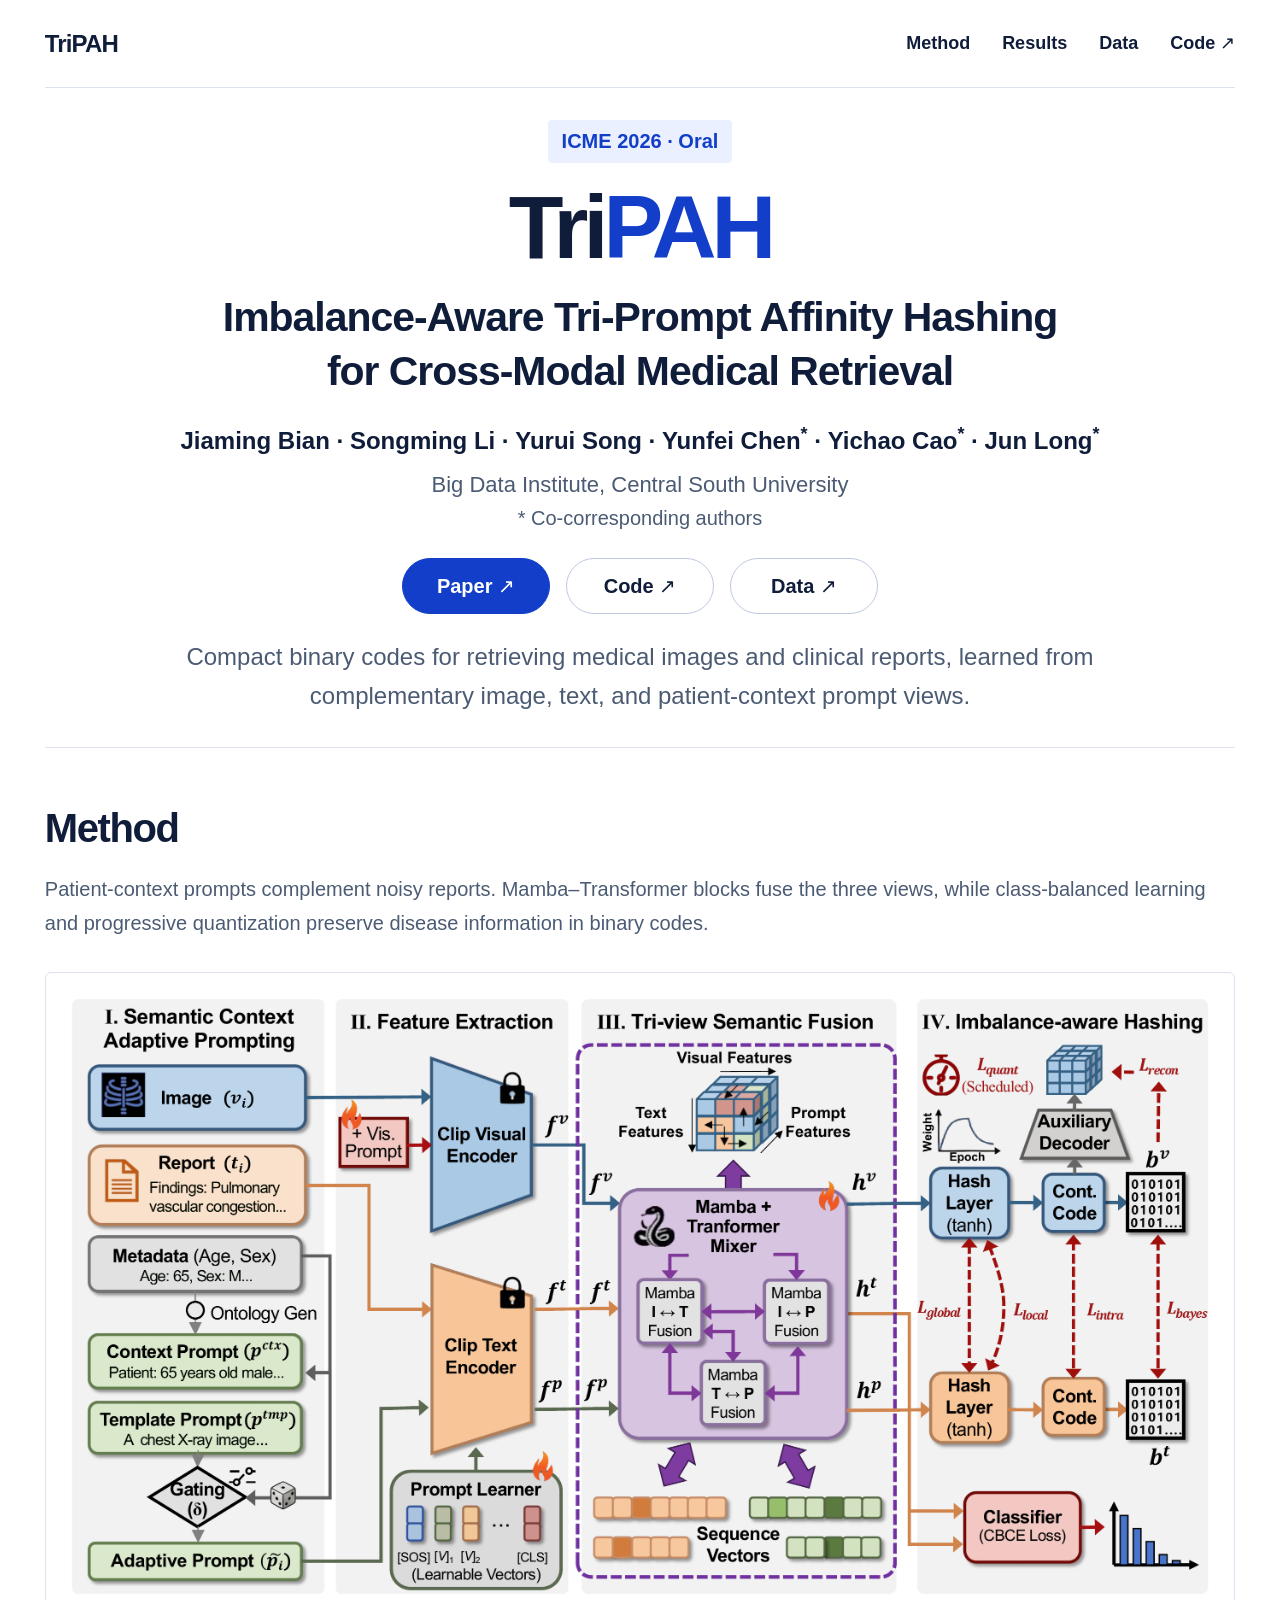
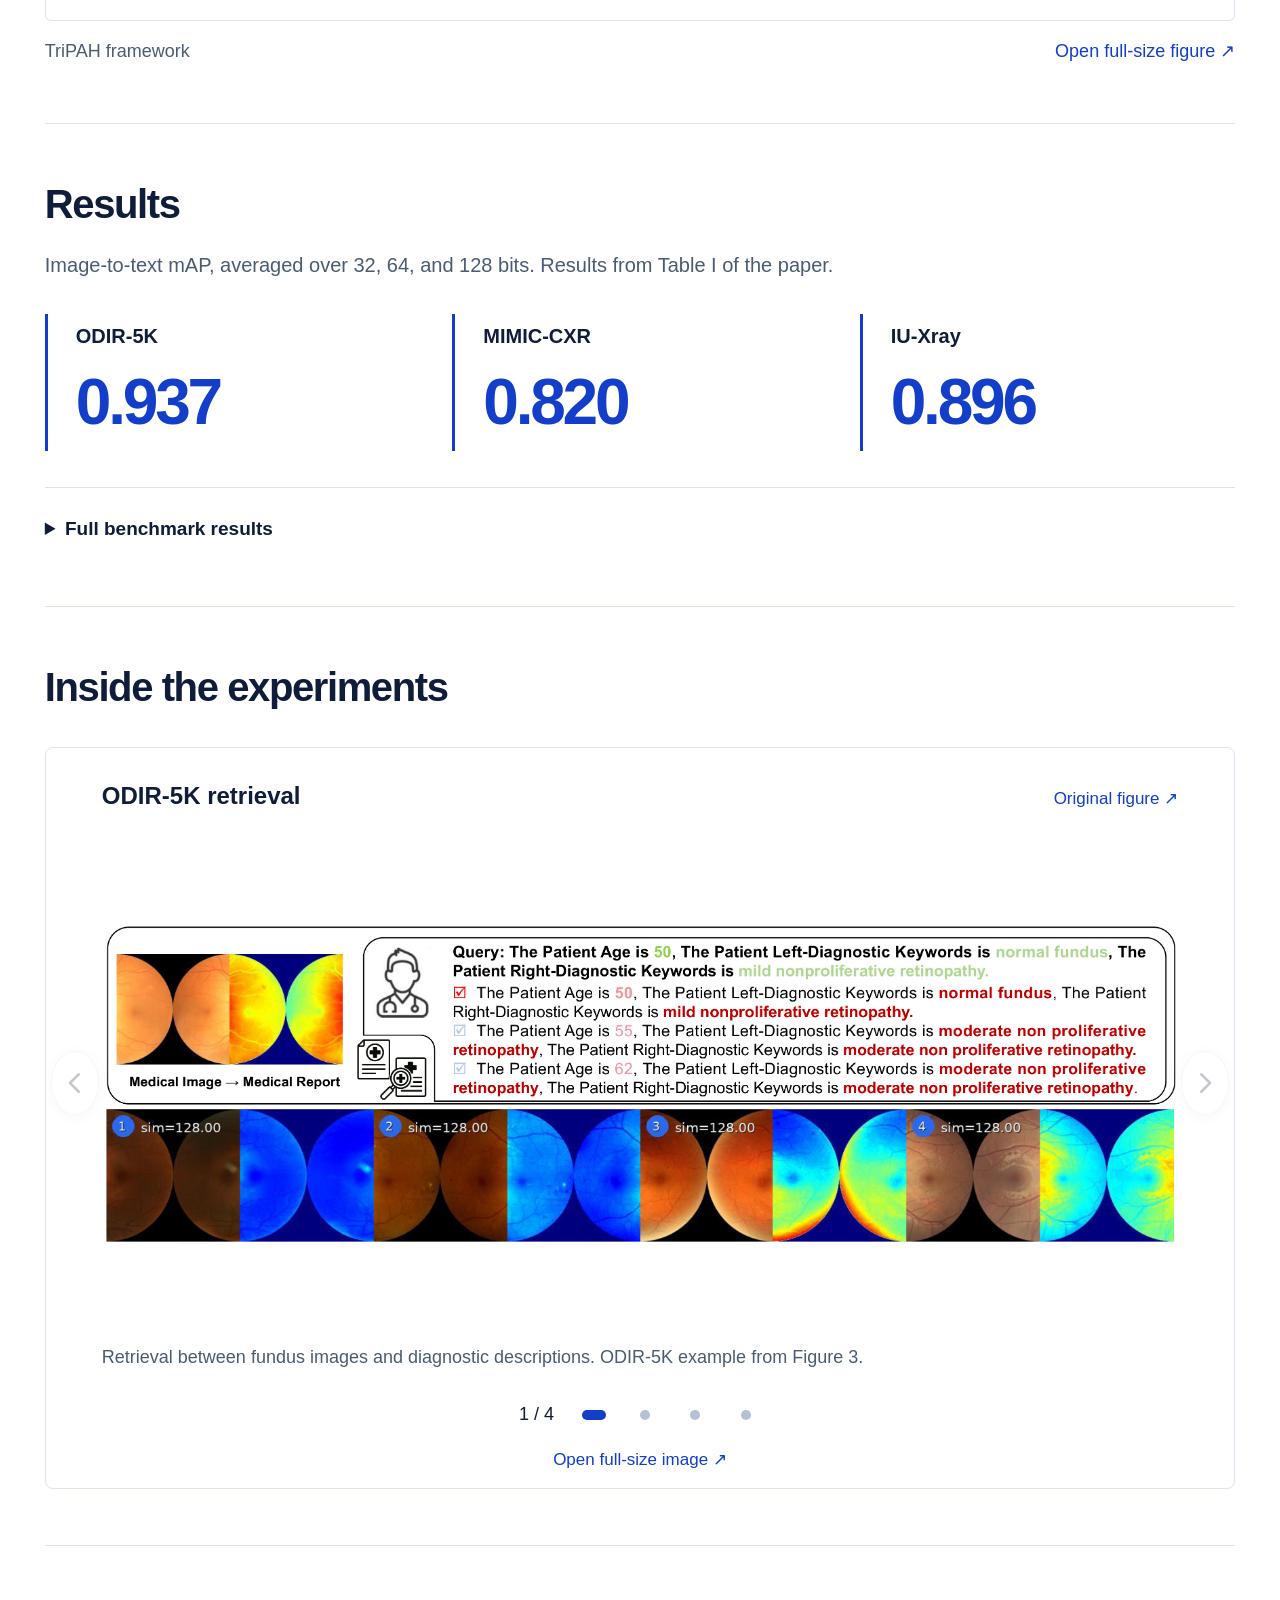
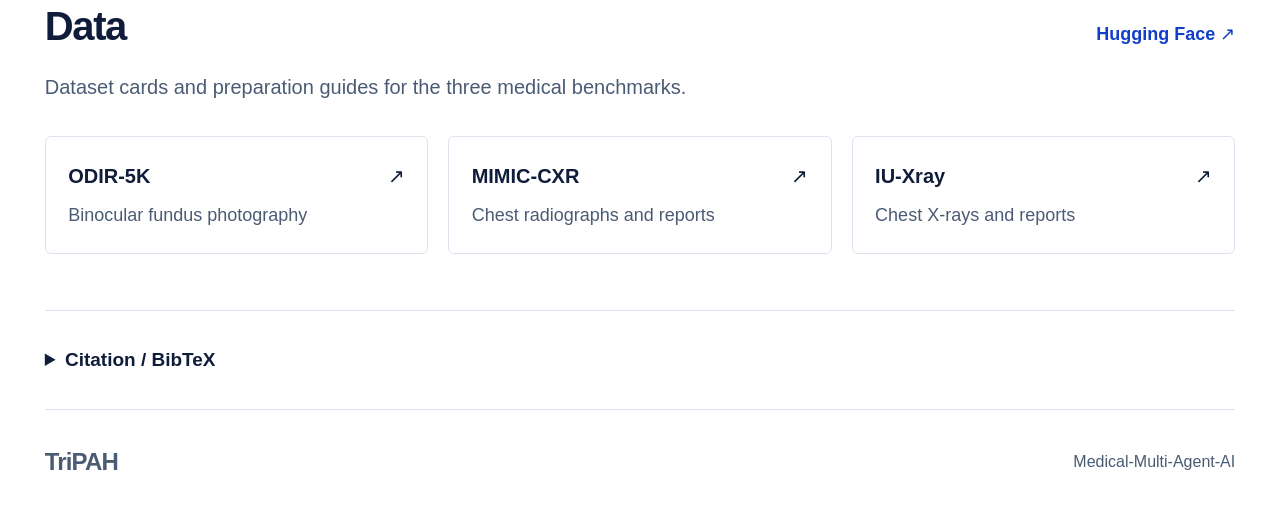
<file: docs/index.html>
<!doctype html>
<html lang="en">
<head>
  <meta charset="utf-8"><meta name="viewport" content="width=device-width, initial-scale=1">
  <title>TriPAH | Cross-Modal Medical Retrieval</title>
  <meta name="description" content="TriPAH: Imbalance-Aware Tri-Prompt Affinity Hashing for Cross-Modal Medical Retrieval. Explore the method, experimental results, paper, and source code.">
  <meta name="theme-color" content="#123ec9">
  <link rel="canonical" href="https://medical-multi-agent-ai.github.io/TriPAH/">
  <link rel="icon" type="image/svg+xml" href="data:image/svg+xml,%3Csvg xmlns='http://www.w3.org/2000/svg' viewBox='0 0 32 32'%3E%3Crect width='32' height='32' rx='7' fill='%23123ec9'/%3E%3Cpath d='M7 8h18v5h-6v12h-6V13H7z' fill='white'/%3E%3C/svg%3E">
  <link rel="stylesheet" href="styles.css?v=11">
</head>
<body>
  <a class="skip" href="#main">Skip to content</a>
  <header class="header">
    <a class="brand" href="#">TriPAH</a>
    <nav aria-label="Main navigation"><a href="#method">Method</a><a href="#results">Results</a><a href="#data">Data</a><a href="https://github.com/Medical-Multi-Agent-AI/TriPAH">Code ↗</a></nav>
  </header>
  <main id="main">
    <section class="hero" id="overview">
      <p class="venue">ICME 2026 · Oral</p>
      <h1>Tri<span>PAH</span></h1>
      <p class="paper-title">Imbalance-Aware Tri-Prompt Affinity Hashing<br class="desktop-break"> for Cross-Modal Medical Retrieval</p>
      <p class="authors"><span>Jiaming Bian</span> · <span>Songming Li</span> · <span>Yurui Song</span> · <span>Yunfei Chen<sup>*</sup></span> · <span>Yichao Cao<sup>*</sup></span> · <span>Jun Long<sup>*</sup></span></p>
      <p class="affiliation">Big Data Institute, Central South University<br><span>* Co-corresponding authors</span></p>
      <div class="hero-actions"><a class="button primary" href="https://arxiv.org/abs/2606.27010">Paper ↗</a><a class="button" href="https://github.com/Medical-Multi-Agent-AI/TriPAH">Code ↗</a><a class="button" href="https://huggingface.co/datasets/Jiaminggod/TriPAH">Data ↗</a></div>
      <p class="hero-intro">Compact binary codes for retrieving medical images and clinical reports, learned from complementary image, text, and patient-context prompt views.</p>
    </section>
    <section class="section" id="method">
      <h2>Method</h2>
      <p class="section-lead">Patient-context prompts complement noisy reports. Mamba–Transformer blocks fuse the three views, while class-balanced learning and progressive quantization preserve disease information in binary codes.</p>
      <figure class="method-figure">
        <div class="figure-scroll" tabindex="0" role="region" aria-label="TriPAH framework; scroll horizontally on small screens">
          <a href="assets/main-method.pdf" aria-label="Open full-size TriPAH framework"><img src="assets/main-method.webp" width="2706" height="1439" alt="TriPAH framework: context-adaptive prompting, CLIP feature extraction, Mamba–Transformer tri-view fusion, and imbalance-aware multi-task hashing." loading="lazy"></a>
        </div>
        <figcaption><span>TriPAH framework<span class="mobile-hint"> · Scroll to explore</span></span><a href="assets/main-method.pdf">Open full-size figure ↗</a></figcaption>
      </figure>
    </section>
    <section class="section" id="results">
      <h2>Results</h2>
      <p class="section-lead">Image-to-text mAP, averaged over 32, 64, and 128 bits. Results from Table I of the paper.</p>
      <div class="metrics">
        <article><h3>ODIR-5K</h3><p class="metric-value">0.937</p></article>
        <article><h3>MIMIC-CXR</h3><p class="metric-value">0.820</p></article>
        <article><h3>IU-Xray</h3><p class="metric-value">0.896</p></article>
      </div>
      <details class="disclosure benchmark"><summary>Full benchmark results</summary>
      <div class="benchmark-head"><div class="dataset-switch" role="group" aria-label="Select benchmark dataset"><button type="button" data-dataset="odir" aria-pressed="true">ODIR-5K</button><button type="button" data-dataset="mimic" aria-pressed="false">MIMIC-CXR</button><button type="button" data-dataset="iu" aria-pressed="false">IU-Xray</button></div><p class="table-legend"><span class="best">Best</span><span class="runner-up">Second best</span><span>mAP ↑</span></p></div>
      <div class="table-scroll" tabindex="0" role="region" aria-label="Benchmark table, scroll horizontally for all bit lengths"><table><caption id="benchmark-caption">ODIR-5K · Mean average precision (mAP ↑)</caption><thead><tr><th rowspan="2" scope="col">Method</th><th colspan="3" scope="colgroup">Image → Text</th><th colspan="3" scope="colgroup">Text → Image</th></tr><tr><th scope="col">32 bits</th><th scope="col">64 bits</th><th scope="col">128 bits</th><th scope="col">32 bits</th><th scope="col">64 bits</th><th scope="col">128 bits</th></tr></thead><tbody id="benchmark-body">
        <tr><th scope="row">DCHMT</th><td>0.502</td><td>0.518</td><td>0.522</td><td>0.707</td><td>0.711</td><td>0.718</td></tr><tr><th scope="row">MITH</th><td>0.501</td><td>0.506</td><td>0.524</td><td>0.432</td><td>0.443</td><td>0.436</td></tr><tr><th scope="row">DSPH</th><td>0.449</td><td>0.487</td><td>0.488</td><td>0.351</td><td>0.385</td><td>0.401</td></tr><tr><th scope="row">CMCL</th><td>0.531</td><td>0.527</td><td>0.542</td><td>0.390</td><td>0.393</td><td>0.407</td></tr><tr><th scope="row">CICH</th><td>0.542</td><td>0.528</td><td>0.525</td><td>0.813</td><td>0.819</td><td>0.931</td></tr><tr><th scope="row">MSACH</th><td>0.665</td><td>0.669</td><td>0.690</td><td>0.888</td><td>0.889</td><td>0.901</td></tr><tr class="ours"><th scope="row">TriPAH <span>Ours</span></th><td>0.936</td><td>0.939</td><td>0.937</td><td>0.989</td><td>0.971</td><td>0.972</td></tr>
      </tbody></table></div><p class="table-hint">Swipe or scroll the table to see all bit lengths.</p><p class="data-note" id="benchmark-status" aria-live="polite">ODIR-5K: binocular fundus images with 8 disease labels.</p><p class="data-note">Table I of the paper. Best and second-best values are marked within each column; ties share the same rank. A dash indicates an unreported result.</p>

      </details>
    </section>
    <section class="section" id="gallery">
      <div class="gallery-heading"><h2>Inside the experiments</h2></div>
      <div class="carousel" id="figure-carousel" role="region" aria-roledescription="carousel" aria-label="Experimental figures" tabindex="0">
        <div class="carousel-stage">
        <div class="carousel-track">
        <figure class="slide slide-qualitative" id="slide-odir" role="group" aria-roledescription="slide" aria-label="1 of 4: ODIR-5K retrieval" aria-hidden="false">
          <div class="slide-header"><h3>ODIR-5K retrieval</h3><a class="slide-source" href="assets/demo.pdf">Original figure ↗</a></div>
          <a class="slide-visual" href="assets/qualitative-odir.webp" aria-label="Open full-size ODIR-5K retrieval example" draggable="false"><img src="assets/qualitative-odir.webp" alt="Qualitative ODIR-5K example from Figure 3: retrieval between binocular fundus images and diagnostic descriptions." loading="lazy" draggable="false"></a>
          <figcaption>Retrieval between fundus images and diagnostic descriptions. ODIR-5K example from Figure 3.<span class="mobile-hint"> Scroll the figure sideways to read it.</span></figcaption>
        </figure>
        <figure class="slide slide-qualitative" id="slide-iu" role="group" aria-roledescription="slide" aria-label="2 of 4: IU-Xray retrieval" aria-hidden="true" inert>
          <div class="slide-header"><h3>IU-Xray retrieval</h3><a class="slide-source" href="assets/demo.pdf">Original figure ↗</a></div>
          <a class="slide-visual" href="assets/qualitative-iu.webp" aria-label="Open full-size IU-Xray retrieval example" draggable="false"><img src="assets/qualitative-iu.webp" alt="Qualitative IU-Xray example from Figure 3: retrieved clinical reports with related chest findings." loading="lazy" draggable="false"></a>
          <figcaption>Retrieved reports with related clinical findings. IU-Xray example from Figure 3.<span class="mobile-hint"> Scroll the figure sideways to read it.</span></figcaption>
        </figure>
        <figure class="slide" id="slide-retrieval" role="group" aria-roledescription="slide" aria-label="3 of 4: Bidirectional retrieval" aria-hidden="true" inert>
          <div class="slide-header"><h3>Bidirectional retrieval</h3><a class="slide-source" href="assets/tripah-paper.pdf#page=4">Table I in the paper ↗</a></div>
          <a class="slide-visual" href="assets/quantitative-retrieval.webp" aria-label="Open full-size retrieval performance chart" draggable="false"><picture><source media="(max-width: 760px)" srcset="assets/quantitative-retrieval-mobile.webp"><img src="assets/quantitative-retrieval.webp" alt="TriPAH mean mAP: ODIR-5K 0.937 image-to-text and 0.977 text-to-image; MIMIC-CXR 0.820 and 0.889; IU-Xray 0.896 in both directions." loading="lazy" draggable="false"></picture></a>
          <figcaption>TriPAH mAP averaged over 32, 64, and 128 bits in both retrieval directions. Visualized from Table I.<span class="mobile-hint"> Scroll within the figure to explore.</span></figcaption>
        </figure>
        <figure class="slide" id="slide-ablation" role="group" aria-roledescription="slide" aria-label="4 of 4: Component ablation" aria-hidden="true" inert>
          <div class="slide-header"><h3>Component ablation</h3><a class="slide-source" href="assets/tripah-paper.pdf#page=6">Table IV in the paper ↗</a></div>
          <a class="slide-visual" href="assets/quantitative-ablation.webp" aria-label="Open full-size component ablation chart" draggable="false"><picture><source media="(max-width: 760px)" srcset="assets/quantitative-ablation-mobile.webp"><img src="assets/quantitative-ablation.webp" alt="Bidirectional mean mAP for the baseline, without tri-view fusion, without imbalance-aware hashing, and full TriPAH across ODIR-5K, MIMIC-CXR, and IU-Xray." loading="lazy" draggable="false"></picture></a>
          <figcaption>Contribution of tri-view fusion and imbalance-aware hashing to bidirectional mean mAP. Visualized from Table IV.<span class="mobile-hint"> Scroll within the figure to explore.</span></figcaption>
        </figure>
        </div>
        <button class="carousel-arrow" type="button" data-slide-prev aria-label="Previous figure"><svg viewBox="0 0 24 24" aria-hidden="true"><path d="m15 5-7 7 7 7"/></svg></button>
        <button class="carousel-arrow" type="button" data-slide-next aria-label="Next figure"><svg viewBox="0 0 24 24" aria-hidden="true"><path d="m9 5 7 7-7 7"/></svg></button>
        </div>
        <div class="carousel-controls">
          <div class="carousel-pagination"><span class="slide-count">1 / 4</span>
          <div class="carousel-dots" role="group" aria-label="Choose a figure"><button type="button" data-slide="0" aria-controls="slide-odir" aria-label="Show ODIR-5K retrieval" aria-pressed="true"></button><button type="button" data-slide="1" aria-controls="slide-iu" aria-label="Show IU-Xray retrieval" aria-pressed="false"></button><button type="button" data-slide="2" aria-controls="slide-retrieval" aria-label="Show bidirectional retrieval" aria-pressed="false"></button><button type="button" data-slide="3" aria-controls="slide-ablation" aria-label="Show component ablation" aria-pressed="false"></button></div>
          </div>
        </div>
        <div class="gallery-footer">
          <a class="gallery-open" href="assets/qualitative-odir.webp">Open full-size image ↗</a>
        </div>
        <p class="sr-only" id="slide-status" aria-live="polite" aria-atomic="true"></p>
      </div>
    </section>
    <section class="section" id="data">
      <div class="data-heading"><h2>Data</h2><a class="resource-link" href="https://huggingface.co/datasets/Jiaminggod/TriPAH">Hugging Face ↗</a></div>
      <p class="section-lead">Dataset cards and preparation guides for the three medical benchmarks.</p>
      <div class="data-grid">
        <a href="https://huggingface.co/datasets/Jiaminggod/TriPAH/blob/main/odir/README.md"><strong>ODIR-5K <span aria-hidden="true">↗</span></strong><span>Binocular fundus photography</span></a>
        <a href="https://huggingface.co/datasets/Jiaminggod/TriPAH/blob/main/mimic-cxr/README.md"><strong>MIMIC-CXR <span aria-hidden="true">↗</span></strong><span>Chest radiographs and reports</span></a>
        <a href="https://huggingface.co/datasets/Jiaminggod/TriPAH/blob/main/iu-xray/README.md"><strong>IU-Xray <span aria-hidden="true">↗</span></strong><span>Chest X-rays and reports</span></a>
      </div>
    </section>
    <section class="section citation" id="citation" aria-label="Citation">
      <details class="disclosure"><summary>Citation / BibTeX</summary>
        <a class="download" href="assets/tripah.bib" download>Download BibTeX ↓</a>
        <pre><code>@article{bian2026tripah,
  title={TriPAH: Imbalance-Aware Tri-Prompt Affinity Hashing for Cross-Modal Medical Retrieval},
  author={Bian, Jiaming and Li, Songming and Song, Yurui and Chen, Yunfei and Cao, Yichao and Long, Jun},
  journal={arXiv preprint arXiv:2606.27010},
  year={2026}
}</code></pre>
      </details>
    </section>
  </main>
  <footer><a class="brand" href="#">TriPAH</a><span>Medical-Multi-Agent-AI</span></footer>
  <script src="app.js?v=9" defer></script>
</body></html>
</file>
<file: docs/styles.css>
:root{font-family:Inter,"Segoe UI",Arial,sans-serif;color:#101d3a;background:#fff;font-synthesis:none;--ink:#101d3a;--muted:#4b5b74;--blue:#123ec9;--line:#dce3ef;--surface:#f3f6fb}
*{box-sizing:border-box}html{scroll-behavior:smooth;scroll-padding-top:2rem}body{margin:0;font-size:1.25rem;line-height:1.65}a{color:inherit;text-decoration:none}a:hover{color:var(--blue)}button{font:inherit}a,button,summary{-webkit-tap-highlight-color:transparent}a:focus-visible,button:focus-visible,summary:focus-visible,[tabindex]:focus-visible{outline:3px solid #5685ff;outline-offset:5px}.skip{position:absolute;left:1rem;top:-6rem;padding:.75rem;background:#fff;z-index:10}.skip:focus{top:.75rem}
.header,.hero,.section,footer{width:calc(100% - 6rem);max-width:1200px;margin-inline:auto}.header{display:flex;justify-content:space-between;align-items:center;min-height:88px;border-bottom:1px solid var(--line);gap:1.5rem}.brand{font-size:1.5rem;font-weight:750;letter-spacing:-.035em}nav{display:flex;flex-wrap:wrap;gap:2rem;font-size:1.125rem;font-weight:600}
.hero{text-align:center;padding:3.5rem 0 4rem}.venue{display:inline-block;margin:0;padding:.3rem .85rem;background:#eaf0ff;border-radius:4px;color:var(--blue);font-size:1.125rem;font-weight:700}h1{font-size:clamp(4rem,7vw,5.75rem);line-height:1.08;letter-spacing:-.055em;margin:1.5rem 0 1.2rem}h1 span{color:var(--blue)}.paper-title{font-size:clamp(1.7rem,2.8vw,2.35rem);font-weight:600;line-height:1.4;letter-spacing:-.025em;margin:0 auto;max-width:1080px}.authors{max-width:1030px;margin:1.8rem auto .5rem;font-size:1.1875rem;line-height:1.8;font-weight:550}.authors sup{font-size:1rem;line-height:0}.affiliation{color:var(--muted);font-size:1.125rem;line-height:1.65;margin:0}.affiliation span{font-size:1rem}.hero-actions{display:flex;justify-content:center;gap:1rem;flex-wrap:wrap;margin-top:1.8rem}.button{display:inline-flex;align-items:center;justify-content:center;min-width:138px;min-height:52px;padding:.6rem 1.5rem;border:1px solid #bcc9df;border-radius:5px;font-size:1.125rem;font-weight:650}.button:hover{background:var(--surface)}.button.primary{background:var(--blue);border-color:var(--blue);color:white}.button.primary:hover{background:#0b2fa8}.hero-intro{max-width:800px;margin:2rem auto 0;color:var(--muted);font-size:1.25rem;line-height:1.7}
.section{padding:3.5rem 0;border-top:1px solid var(--line)}h2{font-size:2.5rem;line-height:1.2;letter-spacing:-.035em;margin:0 0 1.25rem;font-weight:650}.section-lead{max-width:none;margin:0 0 2rem;color:var(--muted);font-size:1.25rem;line-height:1.7}figure{margin:0}.figure-scroll{overflow-x:auto;border:1px solid var(--line);border-radius:6px;padding:1rem;background:#fff}img{display:block;width:100%;height:auto}figcaption{display:flex;justify-content:space-between;gap:1rem;flex-wrap:wrap;font-size:1.125rem;color:var(--muted);margin-top:1rem}figcaption a,.download{color:var(--blue)}.mobile-hint{display:none}
.metrics{display:grid;grid-template-columns:repeat(3,1fr);gap:2rem;margin:2rem 0}.metrics article{border-left:3px solid var(--blue);padding:.4rem 1.75rem}.metrics h3{font-size:1.25rem;font-weight:600;margin:0}.metric-value{font-size:clamp(3.1rem,5vw,4rem);font-weight:650;letter-spacing:-.05em;color:var(--blue);line-height:1.3;margin:.5rem 0 0}
.disclosure{border-top:1px solid var(--line);margin-top:2.25rem;padding-top:1.25rem}.disclosure summary{cursor:pointer;font-size:1.1875rem;font-weight:600;padding:.35rem 0;width:fit-content;max-width:100%}.disclosure summary:hover{color:var(--blue)}.benchmark-head{display:flex;justify-content:flex-start;margin:1.5rem 0 1rem}.dataset-switch{display:flex;flex-wrap:wrap;gap:.4rem}.dataset-switch button{padding:.6rem 1rem;border:1px solid var(--line);border-radius:4px;background:white;font-size:1.0625rem;cursor:pointer;min-height:44px;color:var(--muted);font-weight:600}.dataset-switch button[aria-pressed=true]{background:var(--blue);color:#fff;border-color:var(--blue)}.dataset-switch button:hover{border-color:var(--blue)}.table-scroll{overflow-x:auto;border:1px solid var(--line);border-radius:6px}table{border-collapse:collapse;width:100%;min-width:780px;font-size:1rem;font-variant-numeric:tabular-nums;text-align:right}caption{text-align:left;padding:1rem 1.25rem;font-size:1.0625rem;font-weight:600}th,td{padding:.8rem 1.2rem;border-top:1px solid var(--line)}thead{background:var(--surface)}thead th{text-align:center;font-weight:650}thead th:first-child,tbody th{text-align:left}tbody th{font-weight:550}.ours{background:#eaf0ff;color:var(--blue);font-weight:700}.ours th{font-weight:700}.ours th span{font-size:1rem;margin-left:.3rem}.data-note{font-size:1rem;color:var(--muted);line-height:1.65;margin:.8rem 0 0}.citation{padding:1.75rem 0}.citation .disclosure{border:0;margin:0;padding:0}.download{display:inline-block;margin:1.5rem 0 1rem;font-size:1.125rem}pre{white-space:pre-wrap;overflow-wrap:anywhere;margin:0;padding:1.5rem;font-size:1rem;line-height:1.75;background:var(--surface);border-radius:5px}code{font-family:Consolas,"SFMono-Regular",monospace}footer{display:flex;justify-content:space-between;align-items:center;gap:1rem;flex-wrap:wrap;padding:2rem 0;font-size:1rem;color:var(--muted);border-top:1px solid var(--line)}
@media(max-width:800px){.header,.hero,.section,footer{width:calc(100% - 3rem)}.desktop-break{display:none}.metrics{gap:1rem}.metrics article{padding:.4rem 1rem}.metric-value{font-size:3rem}}
@media(max-width:600px){body{font-size:1.125rem}.header{min-height:76px;gap:1rem}nav{gap:1rem;font-size:1rem}.hero{padding:2.5rem 0 3rem}.authors{font-size:1.125rem;margin-top:1.4rem}.affiliation{font-size:1rem}.hero-intro,.section-lead{font-size:1.125rem}.section{padding:2.5rem 0}h2{font-size:2rem}.figure-scroll{padding:.6rem}.figure-scroll img{width:800px;max-width:none}.mobile-hint{display:inline}figcaption{font-size:1rem;gap:.4rem}figcaption>span,figcaption>a{display:block;width:100%}.metrics{grid-template-columns:1fr;gap:1.3rem;margin:1.5rem 0}.metrics article{display:flex;align-items:center;justify-content:space-between;padding:.4rem 1.2rem;gap:1rem}.metrics h3{font-size:1.125rem}.metric-value{font-size:3rem;margin:0}.disclosure summary{font-size:1.125rem}.citation{padding:1.5rem 0}pre{padding:1rem}.dataset-switch button{font-size:1rem}.hero-actions{gap:.75rem}.button{min-width:125px}.download{font-size:1rem}}
@media(max-width:370px){.header,.hero,.section,footer{width:calc(100% - 2rem)}.header{align-items:flex-start;padding-block:1rem;flex-direction:column;gap:.4rem}nav{width:100%;justify-content:space-between}}
@media(prefers-reduced-motion:reduce){html{scroll-behavior:auto}}

/* Responsive research content: preserve legibility instead of shrinking figures or tables. */
.table-scroll td{position:relative}.carousel{position:relative}
.slide-visual picture{display:block;width:100%;height:100%}.slide-qualitative .slide-visual{aspect-ratio:auto}.slide-qualitative .slide-visual img{height:auto}
.authors>span{display:inline-block;white-space:nowrap}.hero-actions .button{border-radius:999px}
[hidden]{display:none!important}.sr-only{position:absolute;width:1px;height:1px;padding:0;margin:-1px;overflow:hidden;clip-path:inset(50%);white-space:nowrap;border:0}
.header,.hero,.section,footer{max-width:1240px;width:calc(100% - clamp(2rem,7vw,7rem))}
.hero{padding-top:2.5rem;padding-bottom:3rem}.hero-intro{margin-top:1.6rem}.hero-actions .button{min-width:140px}
.benchmark-head{align-items:center;justify-content:space-between;gap:1rem;flex-wrap:wrap}.dataset-switch button{font-size:1.125rem}.table-legend{display:flex;flex-wrap:wrap;gap:1.2rem;margin:0;font-size:1.125rem}.best{color:#b42335;font-weight:800}.runner-up{color:#1457a6;font-weight:650;text-decoration:underline;text-underline-offset:.2em;text-decoration-thickness:1.5px}
.table-scroll{isolation:isolate;overscroll-behavior-x:contain}.table-scroll table{min-width:960px;font-size:1.25rem}.table-scroll caption{font-size:1.125rem}.table-scroll th,.table-scroll td{padding:.85rem 1.2rem;white-space:nowrap}.table-scroll thead th{font-size:1.125rem}.table-scroll tbody th{font-size:1.125rem}.table-scroll tr>*:first-child{position:sticky;left:0;z-index:1;background:white;border-right:1px solid var(--line)}.table-scroll thead tr:first-child>th:first-child{z-index:2;background:var(--surface)}.table-scroll thead tr:nth-child(2)>th:first-child{position:static;background:var(--surface);border-right:0}.table-scroll .ours{background:#fff1f2;color:var(--ink)}.table-scroll .ours th{background:#fff1f2}.table-scroll .ours th span{font-size:1rem}.table-hint{display:none;font-size:1rem;color:var(--muted);margin:.6rem 0 0}
.data-heading{display:flex;gap:1rem;justify-content:space-between;align-items:baseline;flex-wrap:wrap}.resource-link{font-size:1.125rem;color:var(--blue);font-weight:600}.data-grid{display:grid;grid-template-columns:repeat(3,minmax(0,1fr));gap:1.25rem}.data-grid>a{display:flex;flex-direction:column;gap:.6rem;border:1px solid var(--line);border-radius:6px;padding:1.4rem;background:#fff}.data-grid>a:hover{border-color:var(--blue);background:var(--surface)}.data-grid strong{font-size:1.25rem;font-weight:650}.data-grid strong span{float:right}.data-grid>a>span{font-size:1.125rem;line-height:1.55;color:var(--muted)}
.gallery-heading{display:flex;justify-content:space-between;align-items:baseline;gap:1rem;flex-wrap:wrap}.gallery-heading h2{margin-bottom:.5rem}.gallery-kind{font-size:1.125rem;color:var(--muted)}.carousel{margin-top:1.75rem;border:1px solid var(--line);border-radius:8px;overflow:hidden;background:#fff}.slide{margin:0;padding:1.5rem 1.75rem .75rem}.slide-header{display:flex;justify-content:space-between;align-items:baseline;gap:1rem;flex-wrap:wrap;margin-bottom:1rem}.slide h3{font-size:1.5rem;line-height:1.4;margin:0;font-weight:650}.slide-source{font-size:1.0625rem;color:var(--blue)}.slide-visual{display:block;width:100%;aspect-ratio:16/9;border-radius:4px;background:#fff;touch-action:pan-y}.slide-visual img{width:100%;height:100%;object-fit:contain}.slide figcaption{display:block;min-height:3.2em;margin-top:1rem;font-size:1.125rem;line-height:1.6;color:var(--muted)}.carousel-controls{display:flex;align-items:center;justify-content:space-between;gap:1rem;padding:1rem 1.75rem 1.4rem;border-top:1px solid var(--line)}.carousel-nav{display:flex;align-items:center;gap:1rem}.carousel-arrow{display:inline-flex;align-items:center;justify-content:center;background:#fff;border:1px solid #bcc9df;border-radius:5px;min-width:48px;min-height:48px;font-size:1.6rem;color:var(--ink);cursor:pointer}.carousel-arrow:hover{color:var(--blue);background:var(--surface);border-color:var(--blue)}.slide-count{font-size:1.125rem;font-variant-numeric:tabular-nums;min-width:3rem;text-align:center}.carousel-dots{display:flex;gap:.4rem}.carousel-dots button{display:flex;align-items:center;justify-content:center;width:44px;height:44px;background:none;border:0;cursor:pointer;border-radius:50%}.carousel-dots button::before{content:"";display:block;width:10px;height:10px;border-radius:50%;background:#b5c1d4}.carousel-dots button[aria-pressed=true]::before{width:24px;border-radius:8px;background:var(--blue)}.gallery-open{font-size:1.0625rem;color:var(--blue)}
@media(min-width:1600px){.header,.hero,.section,footer{max-width:1360px}.hero-intro,.section-lead{font-size:1.375rem}.table-scroll table{font-size:1.375rem}.slide figcaption{font-size:1.25rem}}
@media(max-width:1100px){.header,.hero,.section,footer{width:calc(100% - 3rem)}.table-hint{display:block}.data-grid{gap:1rem}.data-grid>a{padding:1.2rem}.slide{padding:1.25rem}.carousel-controls{padding:1rem 1.25rem}.slide figcaption{min-height:4.8em}}
@media(max-width:760px){.data-grid{grid-template-columns:1fr}.data-grid>a{padding:1.1rem 1.25rem}.data-grid strong{font-size:1.25rem}.slide h3{font-size:1.25rem}.slide-header{display:block}.slide-source{display:inline-block;margin-top:.4rem}.slide-visual{aspect-ratio:4/3}.slide figcaption{min-height:6.4em}.carousel-controls{flex-wrap:wrap}.gallery-open{width:100%;text-align:center}.table-scroll table{font-size:1.125rem;min-width:920px}.table-scroll tbody th,.table-scroll thead th{font-size:1.0625rem}.table-legend{font-size:1rem}.gallery-kind{font-size:1rem}.resource-link{font-size:1rem}}
@media(max-width:600px){.hero-actions{gap:.6rem}.hero-actions .button{flex:1;min-width:0;padding:.6rem .75rem;font-size:1.0625rem}.slide{padding:1rem}.slide figcaption{font-size:1.0625rem}.carousel-controls{padding:.75rem 1rem;gap:.5rem}.carousel-dots{gap:0}.carousel-dots button{width:36px;min-height:44px}.carousel-nav{gap:.5rem}.slide-count{font-size:1rem;min-width:2.5rem}.figure-scroll img{width:850px}.data-grid>a>span{font-size:1.0625rem}}
@media(max-width:480px){.header{flex-wrap:wrap;justify-content:center;gap:.4rem;padding-block:.75rem}.header nav{width:100%;justify-content:space-between;gap:.5rem;font-size:1.0625rem}.hero{padding-top:2rem}.header .brand{font-size:1.4rem}.paper-title{font-size:1.7rem}.carousel-controls{justify-content:center;gap:.6rem 1.5rem}}
@media(max-width:360px){.header,.hero,.section,footer{width:calc(100% - 2rem)}.hero-actions .button{font-size:1rem;padding:.6rem .5rem}.slide{padding:.75rem}.slide figcaption{font-size:1rem}.carousel-controls{padding:.75rem}.metrics article{padding:.4rem .8rem}.metric-value{font-size:2.7rem}}
@media(max-width:760px){.slide-visual{aspect-ratio:auto}.slide-visual picture,.slide-visual picture img{height:auto}.slide figcaption{min-height:0}.slide-qualitative .slide-visual{overflow-x:auto;touch-action:pan-x pan-y}.slide-qualitative .slide-visual img{min-width:900px}.slide-qualitative .slide-visual:focus-visible{outline-offset:-3px}}

/* Keep the paper header at least as readable as the research body. */
.hero{padding-block:2rem}
.hero .venue{font-size:1.25rem}
.hero h1{margin:1rem 0}
.hero .paper-title{font-size:clamp(2rem,3.2vw,2.75rem);line-height:1.3;max-width:1160px}
.hero .authors{font-size:1.5rem;line-height:1.6;max-width:1160px;margin-top:1.5rem}
.hero .authors sup{font-size:.75em}
.hero .affiliation{font-size:1.375rem;line-height:1.5}
.hero .affiliation span{font-size:1.25rem}
.hero-actions{margin-top:1.5rem}
.hero-actions .button{font-size:1.25rem;min-height:56px;min-width:148px}
.hero .hero-intro{font-size:1.5rem;line-height:1.6;max-width:940px;margin-top:1.5rem}
@media(max-width:1100px){.hero .desktop-break{display:none}}
@media(max-width:600px){.hero .venue{font-size:1.125rem}.hero .paper-title{font-size:2rem}.hero .authors{font-size:1.25rem}.hero .affiliation{font-size:1.25rem}.hero .affiliation span{font-size:1.125rem}.hero-actions .button{font-size:1.125rem;min-width:0;min-height:52px}.hero .hero-intro{font-size:1.25rem}}

/* Every slide shares a fixed viewport and the tallest caption's grid row. */
.carousel{--figure-height:clamp(300px,38vw,520px);--figure-heading:3.5rem}
.carousel-track{display:grid;isolation:isolate}
.carousel .slide{grid-area:1/1;min-width:0;display:grid;grid-template-rows:var(--figure-heading) var(--figure-height) 1fr;gap:1rem;padding:1.25rem 1.5rem 1rem;opacity:1;visibility:visible;transition:opacity .32s ease,visibility 0s}
.carousel .slide[aria-hidden=true]{opacity:0;visibility:hidden;pointer-events:none;transition:opacity .32s ease,visibility 0s .32s}
.carousel .slide-header{margin:0;align-self:center}
.carousel .slide-visual{display:flex;align-items:center;width:100%;height:var(--figure-height);min-height:0;aspect-ratio:auto;overflow:hidden}
.carousel .slide-visual picture{display:block;width:100%;height:100%}
.carousel .slide-visual img{width:100%;height:100%;min-width:0;object-fit:contain}
.carousel .slide figcaption{min-height:0;margin:0}
.carousel .carousel-controls{display:grid;grid-template-columns:48px minmax(0,1fr) 48px;gap:1rem;padding:.8rem 1.5rem}
.carousel-pagination{display:flex;align-items:center;justify-content:center;flex-wrap:wrap;gap:.25rem 1rem;min-width:0}
.gallery-footer{text-align:center;padding:0 1rem .8rem}
.gallery-footer .gallery-open{display:inline-block;width:auto}
@media(max-width:760px){.carousel{--figure-height:clamp(300px,92vw,440px);--figure-heading:6rem}.carousel .slide{padding:1rem;gap:.8rem}.carousel .slide-visual{overflow:auto;overscroll-behavior:contain;touch-action:pan-x pan-y}.carousel .slide:not(.slide-qualitative) .slide-visual{align-items:flex-start}.carousel .slide:not(.slide-qualitative) .slide-visual picture{height:auto;min-height:100%}.carousel .slide:not(.slide-qualitative) .slide-visual img{height:auto}.carousel .slide-qualitative .slide-visual img{min-width:900px;height:auto}.carousel .mobile-hint{display:inline}.carousel .carousel-controls{padding:.75rem 1rem;gap:.5rem}.carousel-pagination{gap:.35rem}.carousel-dots{gap:0}.carousel-dots button{width:32px;height:44px}.carousel .slide-visual:focus-visible{outline-offset:-3px}}
@media(prefers-reduced-motion:reduce){.carousel .slide,.carousel .slide[aria-hidden=true]{transition:none}}
@media(max-width:760px){.carousel .carousel-controls{grid-template-columns:44px minmax(0,1fr) 44px}.carousel .carousel-arrow{min-width:44px;min-height:44px}}

/* Each oval arrow reveals independently on its own hover or keyboard focus. */
.carousel-stage{position:relative}
.carousel .slide{padding-inline:3.5rem}
.carousel .carousel-arrow{position:absolute;z-index:2;top:calc(1.25rem + var(--figure-heading) + 1rem + var(--figure-height)/2);transform:translateY(-50%);width:48px;height:64px;padding:8px;border:1px solid rgba(75,91,116,.2);border-radius:50%;background:rgba(255,255,255,.88);color:var(--ink);box-shadow:0 2px 10px rgba(16,29,58,.12);opacity:.24;transition:opacity .22s ease,color .22s ease,background-color .22s ease,border-color .22s ease}
.carousel .carousel-arrow:hover,.carousel .carousel-arrow:focus-visible{opacity:1;background:rgba(255,255,255,.98);border-color:rgba(18,62,201,.35);color:var(--blue)}
.carousel .carousel-arrow:focus-visible{outline-offset:-3px}
.carousel .carousel-arrow[data-slide-prev]{left:.35rem}
.carousel .carousel-arrow[data-slide-next]{right:.35rem}
.carousel-arrow svg{width:32px;height:40px;fill:none;stroke:currentColor;stroke-width:2;stroke-linecap:round;stroke-linejoin:round}
.carousel .carousel-controls{display:flex;justify-content:center;padding:.35rem 1rem;border-top:0}
.carousel .carousel-pagination{gap:.25rem .75rem}
@media(max-width:760px){.carousel .slide{padding-inline:1rem}.carousel .carousel-arrow{top:calc(1rem + var(--figure-heading) + .8rem + var(--figure-height)/2);width:44px;height:56px}.carousel .carousel-arrow[data-slide-prev]{left:0}.carousel .carousel-arrow[data-slide-next]{right:0}.carousel-arrow svg{width:26px;height:32px}}
@media(hover:none){.carousel .carousel-arrow{opacity:.85}}
@media(prefers-reduced-motion:reduce){.carousel .carousel-arrow{transition:none}}
</file>
